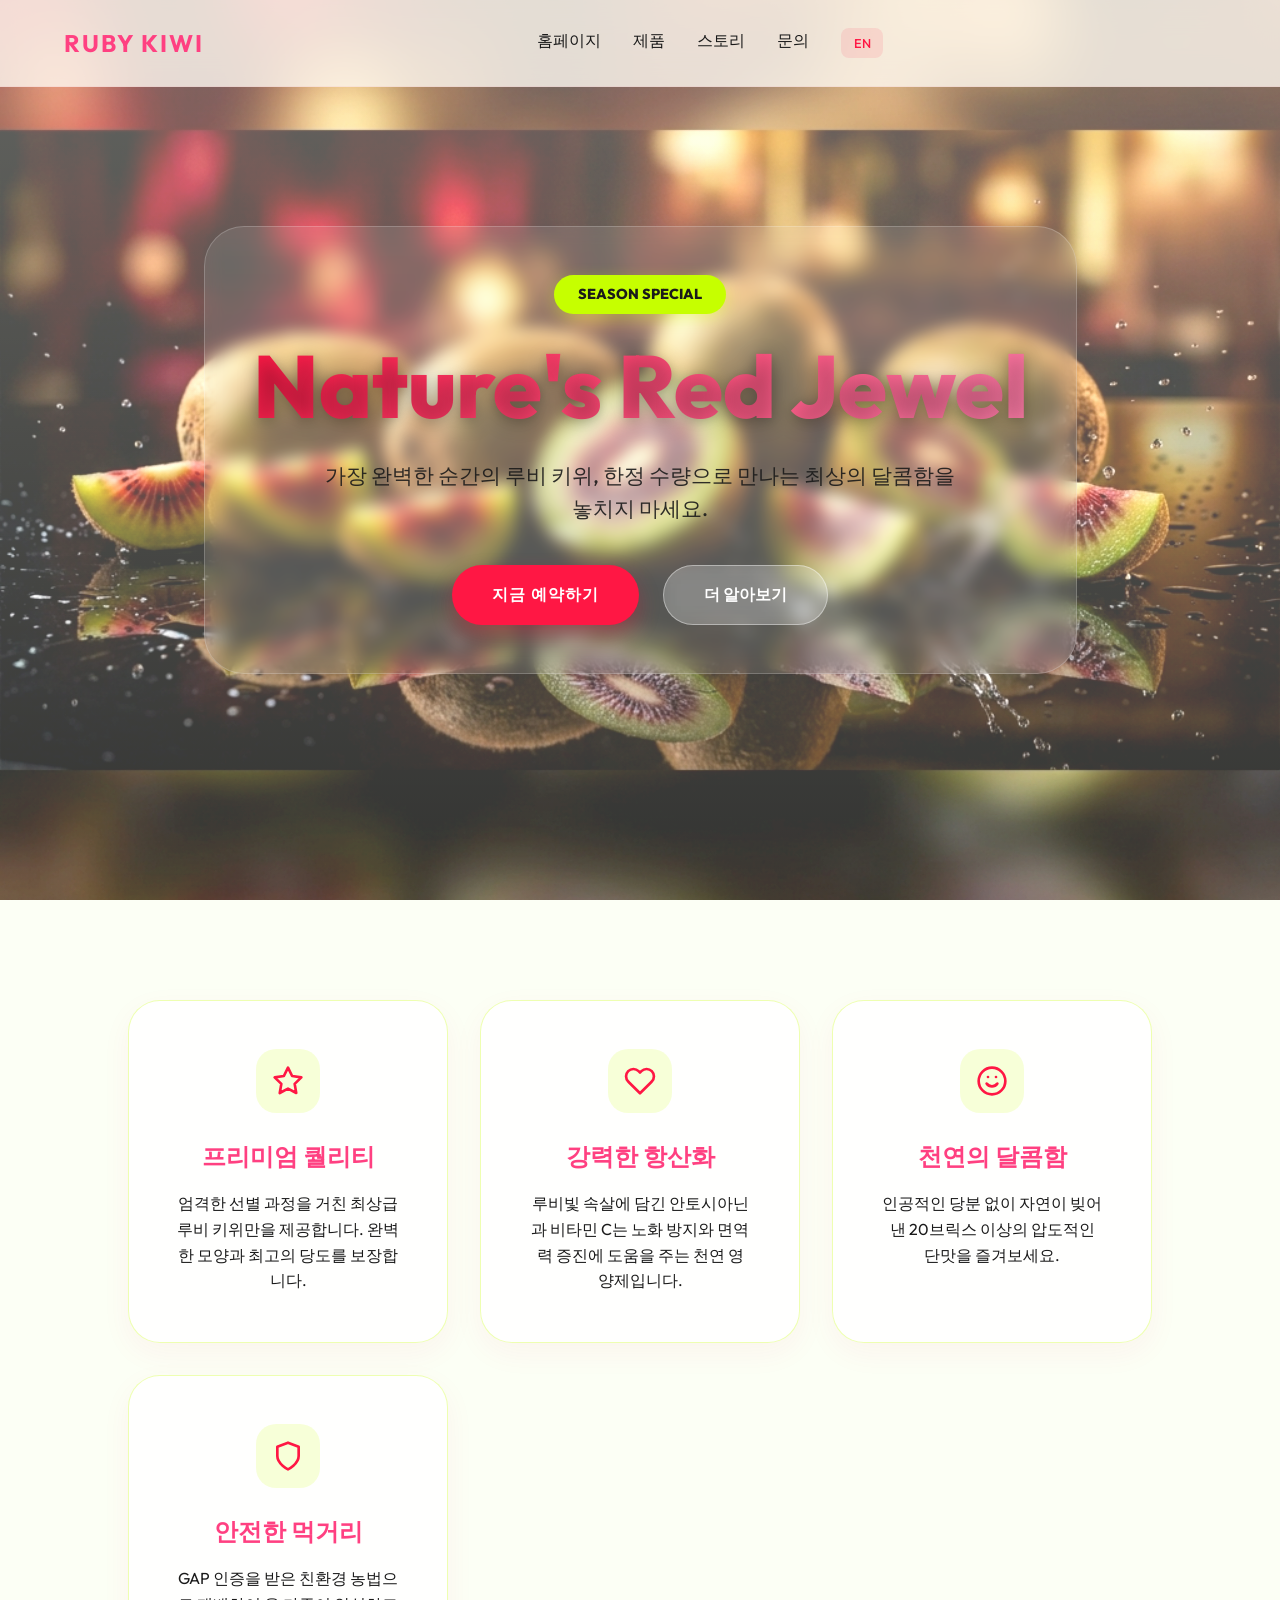
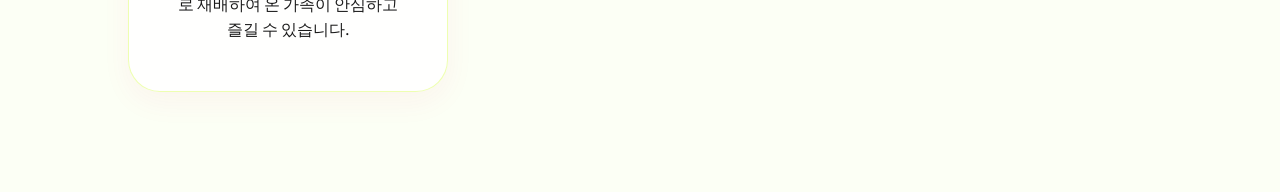
<file: index.html>
<!DOCTYPE html>
<html lang="ko">
<head>
    <meta charset="UTF-8">
    <meta name="viewport" content="width=device-width, initial-scale=1.0">
    <title>Ruby Kiwi - 자연이 빚은 루비빛 달콤함</title>
    <meta name="description" content="매혹적인 루비 레드 컬러와 압도적인 달콤함, 루비 키위의 세계로 초대합니다.">
    <!-- Google Fonts -->
    <link rel="preconnect" href="https://fonts.googleapis.com">
    <link rel="preconnect" href="https://fonts.gstatic.com" crossorigin>
    <link href="https://fonts.googleapis.com/css2?family=Outfit:wght@300;500;700;800&display=swap" rel="stylesheet">
    <link rel="stylesheet" href="style.css">
</head>
<body>
    <nav>
        <div class="logo">Ruby Kiwi</div>
        <div class="nav-links">
            <a href="#">홈페이지</a>
            <a href="#benefits">제품</a>
            <a href="#story">스토리</a>
            <a href="#contact">문의</a>
            <a href="en.html" class="lang-switch">EN</a>
        </div>
        <div class="menu-toggle" id="mobile-menu">
            <span></span>
            <span></span>
            <span></span>
        </div>
    </nav>

    <section class="hero banner-main">
        <div class="banner-container full-hero">
            <img src="promo_banner.png" alt="Ruby Kiwi Promo" class="banner-bg">
            <div class="banner-overlay animate-fade-in">
                <span class="banner-tag">SEASON SPECIAL</span>
                <h1 class="hero-title banner-text-main">Nature's Red Jewel</h1>
                <p class="banner-sub hero-subtitle-main">
                    가장 완벽한 순간의 루비 키위, 한정 수량으로 만나는 최상의 달콤함을 놓치지 마세요.
                </p>
                <div class="hero-btns">
                    <button class="btn-primary">지금 예약하기</button>
                    <a href="#benefits" class="btn-secondary">더 알아보기</a>
                </div>
            </div>
        </div>
    </section>

    <section id="benefits" class="features">
        <div class="feature-card glass-card">
            <div class="icon-wrapper">
                <svg viewBox="0 0 24 24" fill="none" stroke="currentColor" stroke-width="2" stroke-linecap="round" stroke-linejoin="round"><path d="M12 2l3.09 6.26L22 9.27l-5 4.87 1.18 6.88L12 17.77l-6.18 3.25L7 14.14 2 9.27l6.91-1.01L12 2z"></path></svg>
            </div>
            <h3 class="feature-title">프리미엄 퀄리티</h3>
            <p>엄격한 선별 과정을 거친 최상급 루비 키위만을 제공합니다. 완벽한 모양과 최고의 당도를 보장합니다.</p>
        </div>
        <div class="feature-card glass-card">
            <div class="icon-wrapper">
                <svg viewBox="0 0 24 24" fill="none" stroke="currentColor" stroke-width="2" stroke-linecap="round" stroke-linejoin="round"><path d="M20.84 4.61a5.5 5.5 0 0 0-7.78 0L12 5.67l-1.06-1.06a5.5 5.5 0 0 0-7.78 7.78l1.06 1.06L12 21.23l7.78-7.78 1.06-1.06a5.5 5.5 0 0 0 0-7.78z"></path></svg>
            </div>
            <h3 class="feature-title">강력한 항산화</h3>
            <p>루비빛 속살에 담긴 안토시아닌과 비타민 C는 노화 방지와 면역력 증진에 도움을 주는 천연 영양제입니다.</p>
        </div>
        <div class="feature-card glass-card">
            <div class="icon-wrapper">
                <svg viewBox="0 0 24 24" fill="none" stroke="currentColor" stroke-width="2" stroke-linecap="round" stroke-linejoin="round"><circle cx="12" cy="12" r="10"></circle><path d="M8 14s1.5 2 4 2 4-2 4-2"></path><line x1="9" y1="9" x2="9.01" y2="9"></line><line x1="15" y1="9" x2="15.01" y2="9"></line></svg>
            </div>
            <h3 class="feature-title">천연의 달콤함</h3>
            <p>인공적인 당분 없이 자연이 빚어낸 20브릭스 이상의 압도적인 단맛을 즐겨보세요.</p>
        </div>
        <div class="feature-card glass-card">
            <div class="icon-wrapper">
                <svg viewBox="0 0 24 24" fill="none" stroke="currentColor" stroke-width="2" stroke-linecap="round" stroke-linejoin="round"><path d="M12 22s8-4 8-10V5l-8-3-8 3v7c0 6 8 10 8 10z"></path></svg>
            </div>
            <h3 class="feature-title">안전한 먹거리</h3>
            <p>GAP 인증을 받은 친환경 농법으로 재배하여 온 가족이 안심하고 즐길 수 있습니다.</p>
        </div>
    </section>

    <script>
        // Simple Intersection Observer for scroll animations
        const observer = new IntersectionObserver((entries) => {
            entries.forEach(entry => {
                if (entry.isIntersecting) {
                    entry.target.classList.add('animate-fade-in');
                }
            });
        }, { threshold: 0.1 });

        document.querySelectorAll('.glass-card').forEach(card => {
            observer.observe(card);
        });

        // Mobile Menu Toggle
        const menuToggle = document.getElementById('mobile-menu');
        const navLinks = document.querySelector('.nav-links');

        menuToggle.addEventListener('click', () => {
            menuToggle.classList.toggle('active');
            navLinks.classList.toggle('active');
        });

        // Close menu when clicking links
        document.querySelectorAll('.nav-links a').forEach(link => {
            link.addEventListener('click', () => {
                menuToggle.classList.remove('active');
                navLinks.classList.remove('active');
            });
        });
    </script>
</body>
</html>
</file>
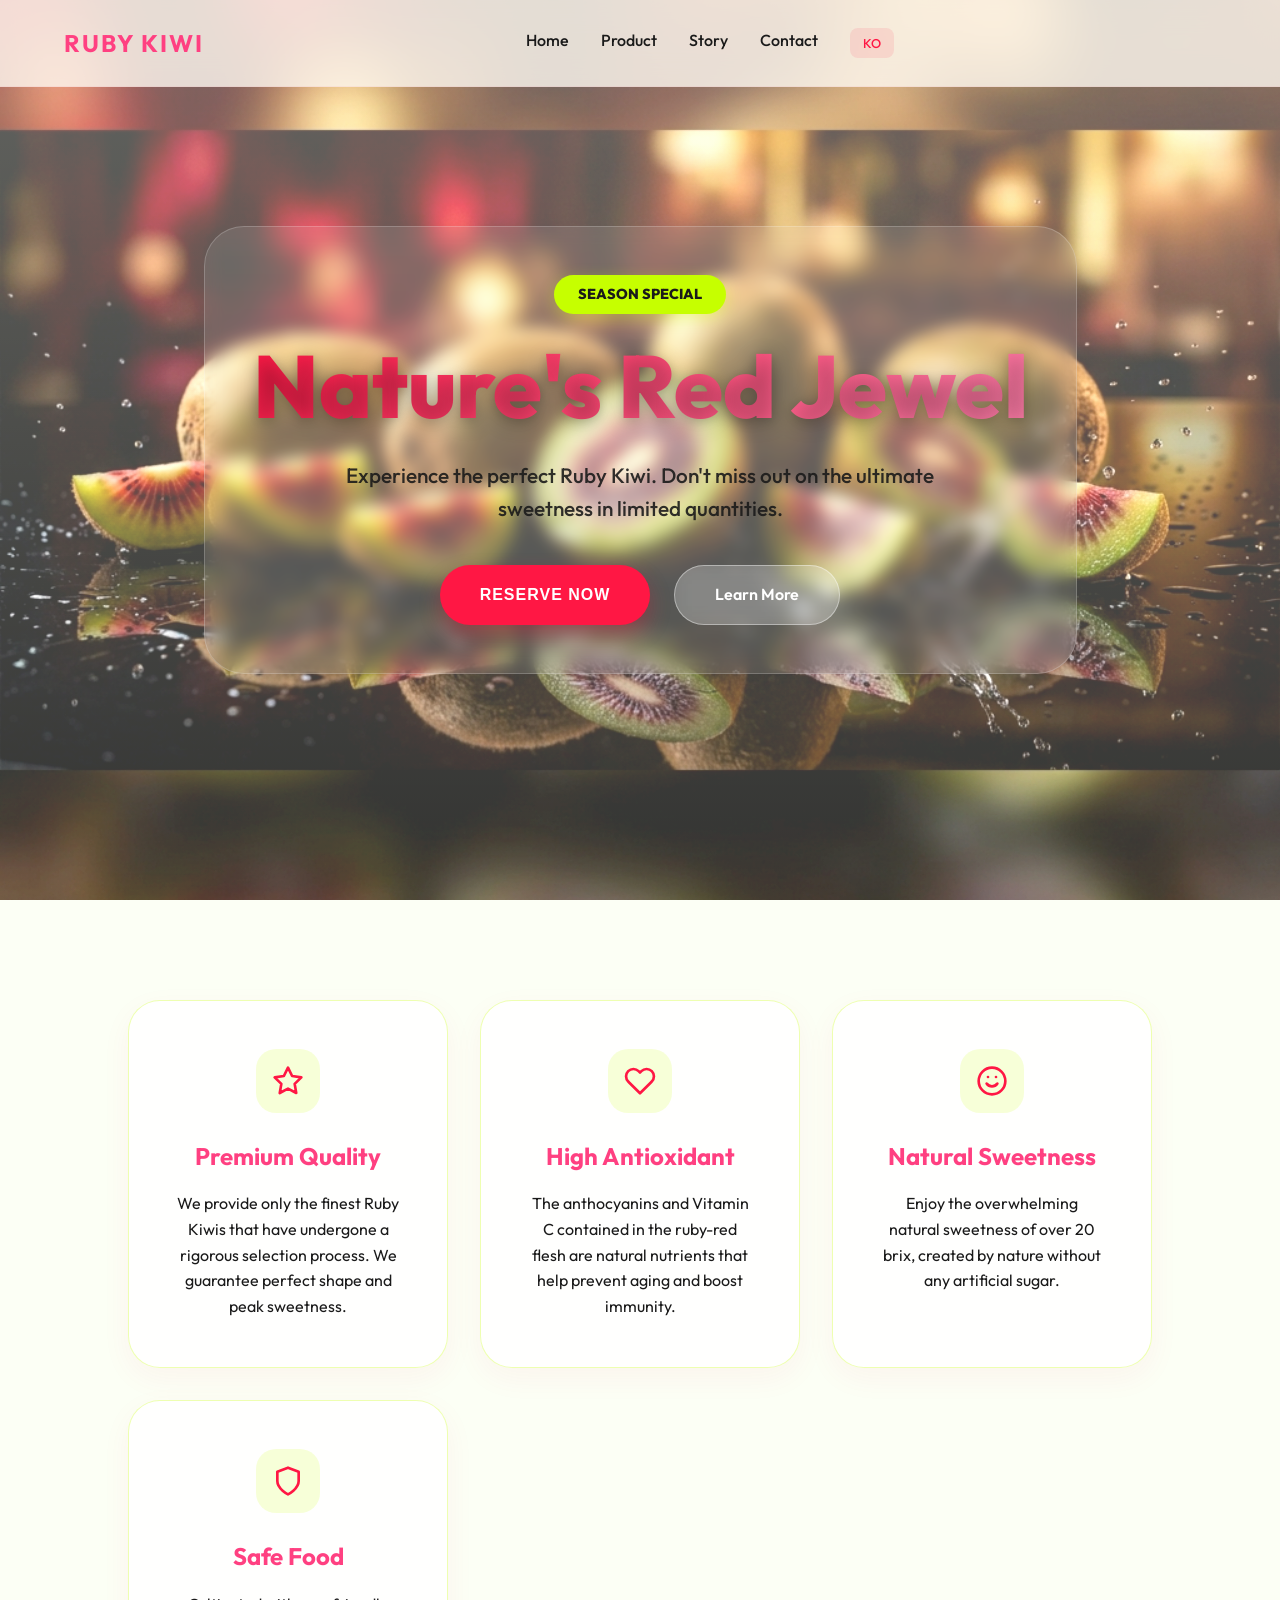
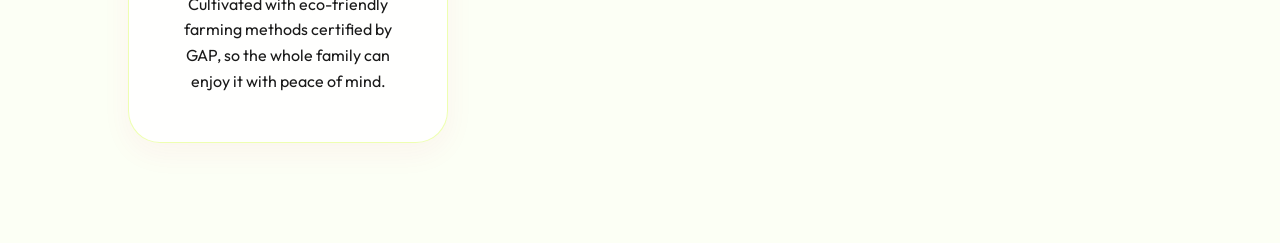
<file: en.html>
<!DOCTYPE html>
<html lang="en">
<head>
    <meta charset="UTF-8">
    <meta name="viewport" content="width=device-width, initial-scale=1.0">
    <title>Ruby Kiwi - Nature's Red Jewel</title>
    <meta name="description" content="Discover the enchanting ruby-red center and overwhelming sweetness of Ruby Kiwi.">
    <!-- Google Fonts -->
    <link rel="preconnect" href="https://fonts.googleapis.com">
    <link rel="preconnect" href="https://fonts.gstatic.com" crossorigin>
    <link href="https://fonts.googleapis.com/css2?family=Outfit:wght@300;500;700;800&display=swap" rel="stylesheet">
    <link rel="stylesheet" href="style.css">
</head>
<body>
    <nav>
        <div class="logo">Ruby Kiwi</div>
        <div class="nav-links">
            <a href="#">Home</a>
            <a href="#benefits">Product</a>
            <a href="#story">Story</a>
            <a href="#contact">Contact</a>
            <a href="index.html" class="lang-switch">KO</a>
        </div>
        <div class="menu-toggle" id="mobile-menu">
            <span></span>
            <span></span>
            <span></span>
        </div>
    </nav>

    <section class="hero banner-main">
        <div class="banner-container full-hero">
            <img src="promo_banner.png" alt="Ruby Kiwi Promo" class="banner-bg">
            <div class="banner-overlay animate-fade-in">
                <span class="banner-tag">SEASON SPECIAL</span>
                <h1 class="hero-title banner-text-main">Nature's Red Jewel</h1>
                <p class="banner-sub hero-subtitle-main">
                    Experience the perfect Ruby Kiwi. Don't miss out on the ultimate sweetness in limited quantities.
                </p>
                <div class="hero-btns">
                    <button class="btn-primary">Reserve Now</button>
                    <a href="#benefits" class="btn-secondary">Learn More</a>
                </div>
            </div>
        </div>
    </section>

    <section id="benefits" class="features">
        <div class="feature-card glass-card">
            <div class="icon-wrapper">
                <svg viewBox="0 0 24 24" fill="none" stroke="currentColor" stroke-width="2" stroke-linecap="round" stroke-linejoin="round"><path d="M12 2l3.09 6.26L22 9.27l-5 4.87 1.18 6.88L12 17.77l-6.18 3.25L7 14.14 2 9.27l6.91-1.01L12 2z"></path></svg>
            </div>
            <h3 class="feature-title">Premium Quality</h3>
            <p>We provide only the finest Ruby Kiwis that have undergone a rigorous selection process. We guarantee perfect shape and peak sweetness.</p>
        </div>
        <div class="feature-card glass-card">
            <div class="icon-wrapper">
                <svg viewBox="0 0 24 24" fill="none" stroke="currentColor" stroke-width="2" stroke-linecap="round" stroke-linejoin="round"><path d="M20.84 4.61a5.5 5.5 0 0 0-7.78 0L12 5.67l-1.06-1.06a5.5 5.5 0 0 0-7.78 7.78l1.06 1.06L12 21.23l7.78-7.78 1.06-1.06a5.5 5.5 0 0 0 0-7.78z"></path></svg>
            </div>
            <h3 class="feature-title">High Antioxidant</h3>
            <p>The anthocyanins and Vitamin C contained in the ruby-red flesh are natural nutrients that help prevent aging and boost immunity.</p>
        </div>
        <div class="feature-card glass-card">
            <div class="icon-wrapper">
                <svg viewBox="0 0 24 24" fill="none" stroke="currentColor" stroke-width="2" stroke-linecap="round" stroke-linejoin="round"><circle cx="12" cy="12" r="10"></circle><path d="M8 14s1.5 2 4 2 4-2 4-2"></path><line x1="9" y1="9" x2="9.01" y2="9"></line><line x1="15" y1="9" x2="15.01" y2="9"></line></svg>
            </div>
            <h3 class="feature-title">Natural Sweetness</h3>
            <p>Enjoy the overwhelming natural sweetness of over 20 brix, created by nature without any artificial sugar.</p>
        </div>
        <div class="feature-card glass-card">
            <div class="icon-wrapper">
                <svg viewBox="0 0 24 24" fill="none" stroke="currentColor" stroke-width="2" stroke-linecap="round" stroke-linejoin="round"><path d="M12 22s8-4 8-10V5l-8-3-8 3v7c0 6 8 10 8 10z"></path></svg>
            </div>
            <h3 class="feature-title">Safe Food</h3>
            <p>Cultivated with eco-friendly farming methods certified by GAP, so the whole family can enjoy it with peace of mind.</p>
        </div>
    </section>

    <script>
        const observer = new IntersectionObserver((entries) => {
            entries.forEach(entry => {
                if (entry.isIntersecting) {
                    entry.target.classList.add('animate-fade-in');
                }
            });
        }, { threshold: 0.1 });

        document.querySelectorAll('.glass-card').forEach(card => {
            observer.observe(card);
        });

        // Mobile Menu Toggle
        const menuToggle = document.getElementById('mobile-menu');
        const navLinks = document.querySelector('.nav-links');

        menuToggle.addEventListener('click', () => {
            menuToggle.classList.toggle('active');
            navLinks.classList.toggle('active');
        });

        // Close menu when clicking links
        document.querySelectorAll('.nav-links a').forEach(link => {
            link.addEventListener('click', () => {
                menuToggle.classList.remove('active');
                navLinks.classList.remove('active');
            });
        });
    </script>
</body>
</html>
</file>
<file: style.css>
:root {
    --ruby-red: #FF1744;
    --ruby-glow: #FF4081;
    --kiwi-gold: #FFD600;
    --kiwi-green: #C6FF00;
    --light-bg: #FCFFF5;
    --warm-white: #FFFFFF;
    --glass-bg: rgba(255, 255, 255, 0.85);
    --glass-border: rgba(198, 255, 0, 0.3);
    --text-primary: #1A1A1A;
    --text-secondary: #4A4A4A;
    --font-main: 'Outfit', sans-serif;
}

* {
    margin: 0;
    padding: 0;
    box-sizing: border-box;
}

body {
    background-color: var(--light-bg);
    color: var(--text-primary);
    font-family: var(--font-main);
    overflow-x: hidden;
    line-height: 1.6;
}

/* Glassmorphism Utilities */
.glass-card {
    background: var(--glass-bg);
    backdrop-filter: blur(20px);
    -webkit-backdrop-filter: blur(20px);
    border: 1px solid var(--glass-border);
    border-radius: 32px;
    box-shadow: 0 10px 30px rgba(233, 30, 99, 0.05);
}

/* Navigation */
nav {
    position: fixed;
    top: 0;
    width: 100%;
    padding: 1.5rem 5%;
    display: flex;
    justify-content: space-between;
    align-items: center;
    z-index: 1000;
    background: rgba(255, 251, 242, 0.8);
    backdrop-filter: blur(15px);
    border-bottom: 1px solid rgba(233, 30, 99, 0.05);
}

.logo {
    font-size: 1.5rem;
    font-weight: 700;
    color: var(--ruby-glow);
    text-transform: uppercase;
    letter-spacing: 2px;
}

.nav-links {
    display: flex;
    gap: 2rem;
}

.nav-links a {
    text-decoration: none;
    color: var(--text-primary);
    font-weight: 500;
    transition: color 0.3s ease;
}

.nav-links a:hover {
    color: var(--ruby-red);
}

.lang-switch {
    background: rgba(255, 23, 68, 0.1);
    padding: 0.3rem 0.8rem;
    border-radius: 8px;
    font-size: 0.8rem;
    color: var(--ruby-red) !important;
    font-weight: 700;
}

.lang-switch:hover {
    background: var(--ruby-red);
    color: white !important;
}

/* Hero Section */
.hero {
    height: 100vh;
    display: flex;
    align-items: center;
    padding: 0 10%;
    position: relative;
    overflow: hidden;
}

.hero-content {
    flex: 1;
    z-index: 2;
}

.hero-title {
    font-size: clamp(3rem, 8vw, 5rem);
    font-weight: 800;
    line-height: 1.1;
    margin-bottom: 1.5rem;
    background: linear-gradient(to right, var(--ruby-red), var(--ruby-glow));
    -webkit-background-clip: text;
    -webkit-text-fill-color: transparent;
}

.hero-subtitle {
    font-size: 1.2rem;
    color: var(--text-secondary);
    max-width: 500px;
    margin-bottom: 2.5rem;
}

.hero-image-container {
    flex: 1;
    display: flex;
    justify-content: center;
    align-items: center;
    position: relative;
}

.hero-image {
    width: 100%;
    max-width: 600px;
    border-radius: 30px;
    box-shadow: 0 30px 60px rgba(233, 30, 99, 0.15);
    transition: transform 0.5s ease;
}

.hero-image:hover {
    transform: scale(1.02);
}

/* Hero Banner Main */
.hero.banner-main {
    padding: 0;
    display: block;
}

.banner-container.full-hero {
    max-width: 100%;
    height: 100vh;
    border-radius: 0;
}

.banner-text-main {
    font-size: clamp(3.5rem, 10vw, 6rem);
    margin-bottom: 2rem;
    text-shadow: 0 4px 20px rgba(0,0,0,0.3);
}

.hero-subtitle-main {
    font-size: 1.4rem;
    color: #fff;
    max-width: 700px;
    margin: 0 auto 3rem;
    opacity: 0.9;
}

.hero-btns {
    display: flex;
    gap: 1.5rem;
    justify-content: center;
}

.btn-secondary {
    padding: 1rem 2.5rem;
    background: rgba(255, 255, 255, 0.2);
    color: white;
    border: 1px solid rgba(255, 255, 255, 0.4);
    border-radius: 50px;
    text-decoration: none;
    font-weight: 600;
    transition: all 0.3s ease;
    backdrop-filter: blur(10px);
}

.btn-secondary:hover {
    background: rgba(255, 255, 255, 0.3);
    transform: translateY(-3px);
}
.btn-primary {
    padding: 1rem 2.5rem;
    background: var(--ruby-red);
    color: white;
    border: none;
    border-radius: 50px;
    font-size: 1rem;
    font-weight: 600;
    cursor: pointer;
    transition: all 0.3s ease;
    text-transform: uppercase;
    letter-spacing: 1px;
    box-shadow: 0 10px 20px rgba(196, 30, 58, 0.4);
}

.btn-primary:hover {
    background: var(--ruby-glow);
    transform: translateY(-3px);
    box-shadow: 0 15px 30px rgba(196, 30, 58, 0.6);
}

/* Features Section */
.features {
    padding: 100px 10%;
    display: grid;
    grid-template-columns: repeat(auto-fit, minmax(300px, 1fr));
    gap: 2rem;
}

.feature-card {
    padding: 3rem;
    text-align: center;
    transition: transform 0.3s ease;
}

.feature-card:hover {
    transform: translateY(-10px);
}

.feature-icon {
    font-size: 3rem;
    margin-bottom: 1.5rem;
    display: block;
}

.feature-title {
    font-size: 1.5rem;
    margin-bottom: 1rem;
    color: var(--ruby-glow);
}

/* Feature Cards & Icons */
.icon-wrapper {
    width: 64px;
    height: 64px;
    background: rgba(198, 255, 0, 0.15);
    border-radius: 20px;
    display: flex;
    align-items: center;
    justify-content: center;
    margin: 0 auto 1.5rem;
    color: var(--ruby-red);
    transition: all 0.3s ease;
}

.feature-card:hover .icon-wrapper {
    background: var(--kiwi-green);
    color: #1A1A1A;
    transform: scale(1.1) rotate(5deg);
}

.icon-wrapper svg {
    width: 32px;
    height: 32px;
}
@keyframes fadeInUp {
    from {
        opacity: 0;
        transform: translateY(30px);
    }
    to {
        opacity: 1;
        transform: translateY(0);
    }
}

.animate-fade-in {
    animation: fadeInUp 1s ease forwards;
}

/* Promo Banner Section */
.promo-banner {
    padding: 100px 5%;
    display: flex;
    justify-content: center;
    align-items: center;
}

.banner-container {
    width: 100%;
    max-width: 1200px;
    height: 400px;
    position: relative;
    border-radius: 40px;
    overflow: hidden;
    display: flex;
    align-items: center;
    justify-content: center;
    box-shadow: 0 30px 60px rgba(0, 0, 0, 0.5);
}

.banner-bg {
    position: absolute;
    top: 0;
    left: 0;
    width: 100%;
    height: 100%;
    object-fit: cover;
    transition: transform 1s ease;
    filter: brightness(1.1) contrast(1.05); /* Brightened the image significantly */
}

.banner-container::after {
    content: '';
    position: absolute;
    top: 0;
    left: 0;
    width: 100%;
    height: 100%;
    background: linear-gradient(rgba(252, 255, 245, 0.4), rgba(252, 255, 245, 0.2)); /* Soft light overlay */
    z-index: 1;
}

.banner-container:hover .banner-bg {
    transform: scale(1.05);
}

.banner-overlay {
    position: relative;
    z-index: 5;
    text-align: center;
    padding: 3rem;
    background: rgba(255, 255, 255, 0.1);
    backdrop-filter: blur(8px);
    border-radius: 40px;
    border: 1px solid rgba(255, 255, 255, 0.2);
    margin: 2rem;
    max-width: 900px;
}

.banner-tag {
    background: var(--kiwi-green);
    color: #1A1A1A;
    padding: 0.5rem 1.5rem;
    border-radius: 50px;
    font-size: 0.9rem;
    font-weight: 800;
    margin-bottom: 1.5rem;
    display: inline-block;
    box-shadow: 0 4px 15px rgba(198, 255, 0, 0.3);
}

.banner-text-main {
    font-size: clamp(3.5rem, 10vw, 5.5rem);
    margin-bottom: 1.5rem;
    background: linear-gradient(135deg, var(--ruby-red), #FF80AB);
    -webkit-background-clip: text;
    -webkit-text-fill-color: transparent;
    filter: drop-shadow(0 2px 4px rgba(0,0,0,0.1));
}

.hero-subtitle-main {
    font-size: 1.3rem;
    color: var(--text-primary);
    max-width: 650px;
    margin: 0 auto 2.5rem;
    font-weight: 500;
}

/* Comprehensive Responsive Design */

/* Tablet Optimization (Up to 1024px) */
@media (max-width: 1024px) {
    .banner-overlay {
        max-width: 80%;
        padding: 2.5rem;
    }

    .banner-text-main {
        font-size: 4.5rem;
    }

    .features {
        grid-template-columns: repeat(2, 1fr);
        padding: 80px 5%;
    }
}

/* Mobile Optimization (Up to 768px) */
@media (max-width: 768px) {
    nav {
        padding: 1rem 5%;
    }

    .nav-links {
        position: fixed;
        top: 0;
        right: -100%;
        height: 100vh;
        width: 70%;
        background: var(--light-bg);
        display: flex;
        flex-direction: column;
        justify-content: center;
        align-items: center;
        gap: 2.5rem;
        transition: 0.5s ease;
        box-shadow: -10px 0 30px rgba(0,0,0,0.1);
        z-index: 999;
    }

    .nav-links.active {
        right: 0;
    }

    .menu-toggle {
        display: flex;
        flex-direction: column;
        gap: 6px;
        cursor: pointer;
        z-index: 1000;
    }

    .menu-toggle span {
        width: 30px;
        height: 3px;
        background: var(--ruby-red);
        border-radius: 3px;
        transition: 0.3s ease;
    }

    /* Hamburger Animation */
    .menu-toggle.active span:nth-child(1) {
        transform: translateY(9px) rotate(45deg);
    }
    .menu-toggle.active span:nth-child(2) {
        opacity: 0;
    }
    .menu-toggle.active span:nth-child(3) {
        transform: translateY(-9px) rotate(-45deg);
    }

    .banner-text-main {
        font-size: 3.2rem;
        line-height: 1.2;
    }

    .hero-subtitle-main {
        font-size: 1.1rem;
        margin-bottom: 2rem;
    }

    .hero-btns {
        flex-direction: column;
        width: 100%;
        max-width: 300px;
        margin: 0 auto;
    }

    .btn-primary, .btn-secondary {
        width: 100%;
        text-align: center;
    }

    .banner-overlay {
        padding: 2rem 1.5rem;
        margin: 1rem;
        max-width: 95%;
        border-radius: 24px;
    }

    .features {
        grid-template-columns: 1fr;
        padding: 60px 5%;
        gap: 1.5rem;
    }

    .feature-card {
        padding: 2rem;
    }
}

/* Small Mobile (Up to 480px) */
@media (max-width: 480px) {
    .banner-text-main {
        font-size: 2.5rem;
    }

    .banner-tag {
        font-size: 0.8rem;
        padding: 0.4rem 1rem;
    }

    .logo {
        font-size: 1.2rem;
    }
}
</file>
